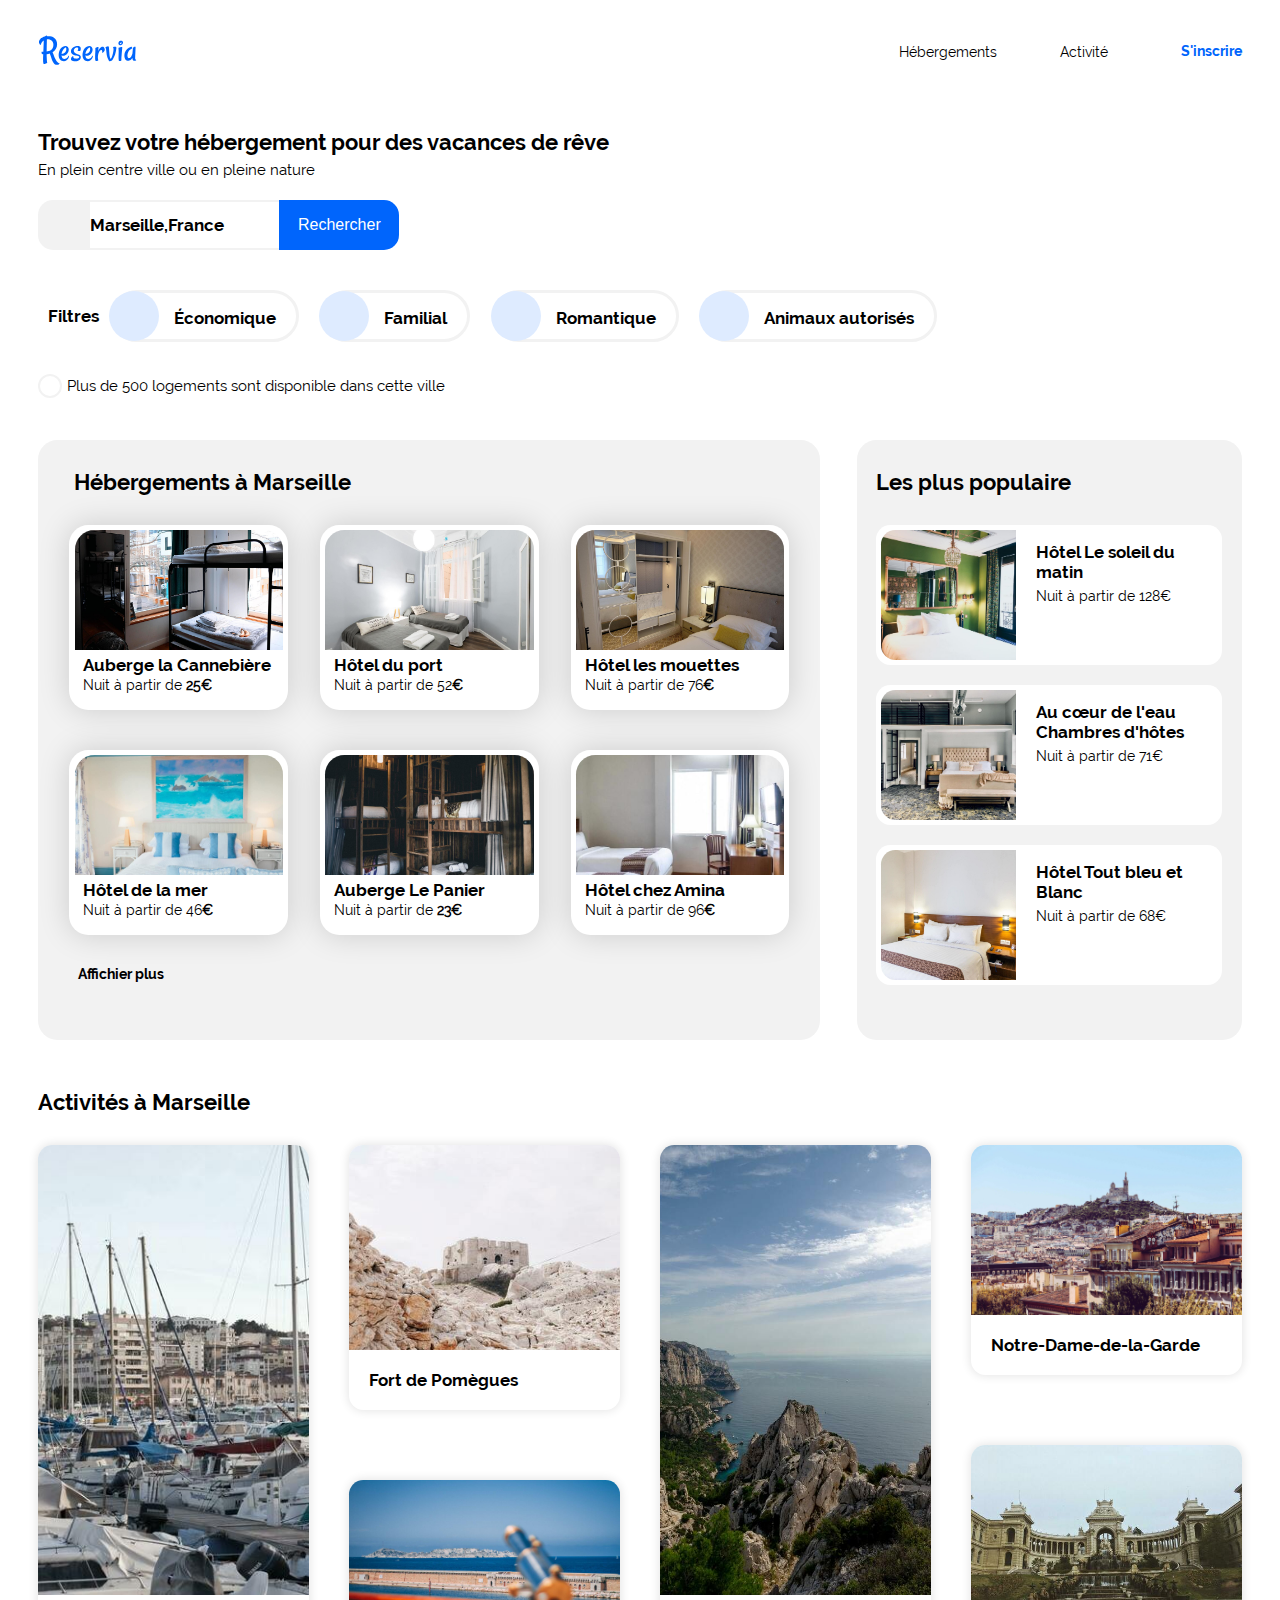
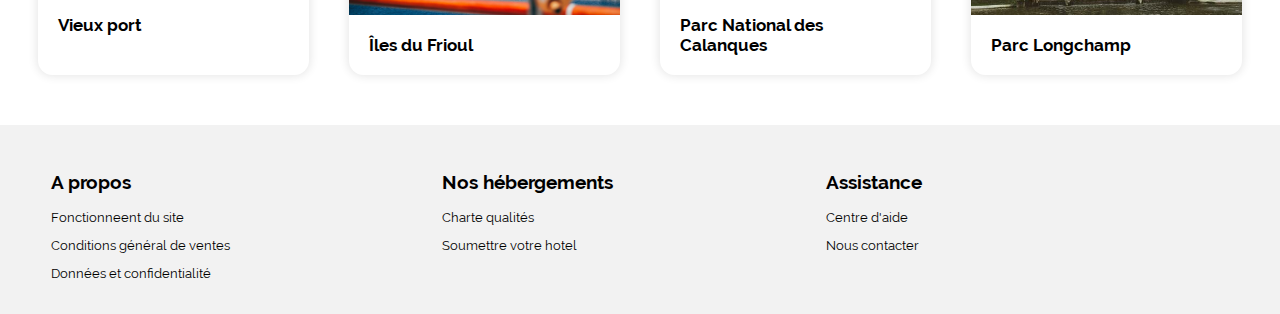
<file: index.html>
<!DOCTYPE html>
<html lang="fr">
  <head>
    <title>Projet 2-Reservia</title>
    <meta charset="utf-8" />
    <meta name="viewport" content="width=device-width, initial-scale=1.0" />
    <link rel="stylesheet" type="text/css" href="Projet2Css/Projet2.css" />
    <link
      rel="stylesheet"
      type="text/css"
      href="Projet2Css/Projet2Header.css"
    />
    <link
      rel="stylesheet"
      type="text/css"
      href="Projet2Css/Projet2Footer.css"
    />
    <link
      rel="stylesheet"
      type="text/css"
      href="Projet2Css/Projet2Activity.css"
    />
    <link rel="stylesheet" type="text/css" href="Projet2Css/Projet2Trend.css" />
    <link
      rel="stylesheet"
      type="text/css"
      href="Projet2Css/Projet2Hebergement.css"
    />
    <link
      rel="stylesheet"
      type="text/css"
      href="Projet2Css/Projet2Filtres.css"
    />
    <link
      rel="stylesheet"
      href="https://use.fontawesome.com/releases/v5.8.1/css/all.css"
      integrity="sha384-50oBUHEmvpQ+1lW4y57PTFmhCaXp0ML5d60M1M7uH2+nqUivzIebhndOJK28anvf"
      crossorigin="anonymous"
    />
  </head>
  <body>
    <main id="BlockPage">
      <!--==Header-->
      <header>
        <!--==Nav-->
        <nav>
          <img
            src="Projet2Css/Images/Logo/Reservia.svg"
            id="ReserviaLogo"
            alt="ReserviaLogo"
          />
          <div class="FlexNav">
            <a href="#" class="Inscription"> S'inscrire </a>
            <div class="FlexLink">
              <a href="#HebergementsMarseille" class="Hebergement Navi">
                Hébergements
              </a>
              <a href="#Activites" class="Activite Navi">Activité</a>
            </div>
          </div>
        </nav>
        <!--=/=Fin de la nav-->
        <h2 class="Titre">
          Trouvez votre hébergement pour des vacances de rêve<br />
          <span>En plein centre ville ou en pleine nature</span>
        </h2>
        <!--==Barre de Recherche-->
        <div class="BlockSearch">
          <div class="BlockMap">
            <i class="fas fa-map-marker-alt"></i>
          </div>
          <form class="LengthSearch">
            <label for="BarreDeRecherche"></label>
            <input id="BarreDeRecherche" placeholder="Marseille,France" />
          </form>
          <button class="BouttonDeRecherche">
            <i class="fas fa-search"></i>
            <span>Rechercher</span>
          </button>
        </div>
        <!--=/=Fin de la Barre de Recherche-->
        <!--Filtres-->
        <div class="FlexFiltres">
          <span class="TitreFiltre">Filtres</span>
          <div class="filtres">
            <div class="filtre blockMoney">
              <div class="blockIcone">
                <i class="fas fa-money-bill-wave"></i>
              </div>
              <span>Économique</span>
            </div>
            <div class="filtre blockFamily">
              <div class="blockIcone">
                <i class="fas fa-child"></i>
              </div>
              <span>Familial</span>
            </div>
            <div class="filtre blockHeart">
              <div class="blockIcone">
                <i class="fas fa-heart"></i>
              </div>
              <span>Romantique</span>
            </div>
            <div class="filtre blockDog">
              <div class="blockIcone">
                <i class="fas fa-dog"></i>
              </div>
              <span>Animaux autorisés</span>
            </div>
          </div>
        </div>
        <!--=/=Fin des Filtres-->
        <div class="NbLogements">
          <div class="info">
            <i class="fas fa-info"></i>
          </div>
          <h3>Plus de 500 logements sont disponible dans cette ville</h3>
        </div>
      </header>
      <!--=/=Fin du Header-->
      <!--==Block Hebergements et Trend-->
      <div class="BlockHebergements">
        <!--==Les plus populaire-->
        <aside class="Trend">
          <h2>Les plus populaire <i class="fas fa-chart-line"></i></h2>
          <div class="BlockTrendAll">
            <a href="#">
              <article class="TrendBlock">
                <div class="Img1Trend TrendImg"></div>
                <div class="TrendInformation">
                  <div class="InformationTrend">
                    <h3>Hôtel Le soleil du matin</h3>
                    <p>Nuit à partir de 128€</p>
                  </div>
                  <div class="FlexStars">
                    <i class="fas fa-star"></i>
                    <i class="fas fa-star"></i>
                    <i class="fas fa-star"></i>
                    <i class="fas fa-star"></i>
                    <i class="fas fa-star"></i>
                  </div>
                </div>
              </article>
            </a>
            <a href="#">
              <article class="TrendBlock">
                <div class="Img2Trend TrendImg"></div>
                <div class="TrendInformation">
                  <div class="InformationTrend">
                    <h3>Au cœur de l'eau Chambres d'hôtes</h3>
                    <p>Nuit à partir de 71€</p>
                  </div>
                  <div class="FlexStars">
                    <i class="fas fa-star"></i>
                    <i class="fas fa-star"></i>
                    <i class="fas fa-star"></i>
                    <i class="fas fa-star"></i>
                    <i class="fas fa-star StarsGray"></i>
                  </div>
                </div>
              </article>
            </a>
            <a href="#">
              <article class="TrendBlock">
                <div class="Img3Trend TrendImg"></div>
                <div class="TrendInformation">
                  <div class="InformationTrend">
                    <h3>Hôtel Tout bleu et Blanc</h3>
                    <p>Nuit à partir de 68€</p>
                  </div>
                  <div class="FlexStars">
                    <i class="fas fa-star"></i>
                    <i class="fas fa-star"></i>
                    <i class="fas fa-star"></i>
                    <i class="fas fa-star"></i>
                    <i class="fas fa-star StarsGray"></i>
                  </div>
                </div></article
            ></a>
          </div>
        </aside>
        <!--=/=Fin de la section les plus populaire-->
        <!--==Block Hébergement-->
        <section class="HebergementsMarseille" id="HebergementsMarseille">
          <h2>Hébergements à Marseille</h2>
          <div class="FlexHebergements">
            <article class="BlocImgHebergement">
              <a href="#">
                <div class="imgHomeDimension1 imgHomeDimension"></div>
                <h3>Auberge la Cannebière</h3>
                <p>Nuit à partir de <strong>25€</strong></p>
                <div class="FlexStars">
                  <i class="fas fa-star"></i>
                  <i class="fas fa-star"></i>
                  <i class="fas fa-star"></i>
                  <i class="fas fa-star"></i>
                  <i class="fas fa-star StarsGray"></i>
                </div>
              </a>
            </article>
            <article class="BlocImgHebergement">
              <a href="#">
                <div class="imgHomeDimension2 imgHomeDimension"></div>
                <h3>Hôtel du port</h3>
                <p>Nuit à partir de 52<strong>€</strong></p>
                <div class="FlexStars">
                  <i class="fas fa-star"></i>
                  <i class="fas fa-star"></i>
                  <i class="fas fa-star"></i>
                  <i class="fas fa-star"></i>
                  <i class="fas fa-star"></i>
                </div>
              </a>
            </article>
            <article class="BlocImgHebergement">
              <a href="#">
                <div class="imgHomeDimension3 imgHomeDimension"></div>
                <h3>Hôtel les mouettes</h3>
                <p>Nuit à partir de 76<strong>€</strong></p>
                <div class="FlexStars">
                  <i class="fas fa-star"></i>
                  <i class="fas fa-star"></i>
                  <i class="fas fa-star"></i>
                  <i class="fas fa-star"></i>
                  <i class="fas fa-star StarsGray"></i>
                </div>
              </a>
            </article>
            <article class="BlocImgHebergement">
              <a href="#">
                <div class="imgHomeDimension4 imgHomeDimension"></div>
                <h3>Hôtel de la mer</h3>
                <p>Nuit à partir de 46<strong>€</strong></p>
                <div class="FlexStars">
                  <i class="fas fa-star"></i>
                  <i class="fas fa-star"></i>
                  <i class="fas fa-star"></i>
                  <i class="fas fa-star StarsGray"></i>
                  <i class="fas fa-star StarsGray"></i>
                </div>
              </a>
            </article>
            <article class="BlocImgHebergement">
              <a href="#">
                <div class="imgHomeDimension5 imgHomeDimension"></div>
                <h3>Auberge Le Panier</h3>
                <p>Nuit à partir de <strong>23€</strong></p>
                <div class="FlexStars">
                  <i class="fas fa-star"></i>
                  <i class="fas fa-star"></i>
                  <i class="fas fa-star"></i>
                  <i class="fas fa-star"></i>
                  <i class="fas fa-star StarsGray"></i>
                </div>
              </a>
            </article>
            <article class="BlocImgHebergement">
              <a href="#">
                <div class="imgHomeDimension6 imgHomeDimension"></div>
                <h3>Hôtel chez Amina</h3>
                <p>Nuit à partir de 96<strong>€</strong></p>
                <div class="FlexStars">
                  <i class="fas fa-star"></i>
                  <i class="fas fa-star"></i>
                  <i class="fas fa-star"></i>
                  <i class="fas fa-star"></i>
                  <i class="fas fa-star"></i>
                </div>
              </a>
            </article>
          </div>
          <h2 class="More">Affichier plus</h2>
        </section>
      </div>
      <!--=/=Fin du Block Hébergement-->
      <!--==Block Activité-->
      <section class="BlockActivites" id="Activites">
        <h2>Activités à Marseille</h2>
        <div class="Activites">
          <article class="Block1Activity BlockActivity WidthActivity">
            <a href="#">
              <div class="Block1ActivityImg BlockActivityImg"></div>
              <h3>Vieux port</h3>
            </a>
          </article>
          <div class="DobbleBlock DobbleBlock1 WidthActivity">
            <article class="Block2Activity BlockActivity DoubleWidthActivity">
              <a href="#">
                <div class="Block2ActivityImg BlockActivityImg"></div>
                <h3>Fort de Pomègues</h3>
              </a>
            </article>
            <article class="Block3Activity BlockActivity DoubleWidthActivity">
              <a href="#">
                <div class="Block3ActivityImg BlockActivityImg"></div>
                <h3>Îles du Frioul</h3>
              </a>
            </article>
          </div>
          <article class="Block4Activity BlockActivity WidthActivity">
            <a href="#">
              <div class="Block4ActivityImg BlockActivityImg"></div>
              <h3>Parc National des Calanques</h3>
            </a>
          </article>
          <div class="DobbleBlock DobbleBlock2 WidthActivity">
            <article class="Block5Activity BlockActivity DoubleWidthActivity">
              <a href="#">
                <div class="Block5ActivityImg BlockActivityImg"></div>
                <h3>Notre-Dame-de-la-Garde</h3>
              </a>
            </article>
            <article class="Block6Activity BlockActivity DoubleWidthActivity">
              <a href="#">
                <div class="Block6ActivityImg BlockActivityImg"></div>
                <h3>Parc Longchamp</h3>
              </a>
            </article>
          </div>
        </div>
      </section>
      <!--=/= Fin du Block Activité-->
    </main>
    <!--== Footer-->
    <footer>
      <div class="FooterBlock">
        <section>
          <h2>A propos</h2>
          <p>Fonctionneent du site</p>
          <p>Conditions général de ventes</p>
          <p>Données et confidentialité</p>
        </section>
        <section>
          <h2>Nos hébergements</h2>
          <p>Charte qualités</p>
          <p>Soumettre votre hotel</p>
        </section>
        <section>
          <h2>Assistance</h2>
          <p>Centre d'aide</p>
          <p>Nous contacter</p>
        </section>
      </div>
    </footer>
    <!--=/= Fin du Footer-->
  </body>
</html>
</file>
<file: Projet2Css/Projet2.css>
@font-face {
  font-family: Raleway;
  src: url("police/Raleway-Regular.ttf") format("truetype");
}
@font-face {
  font-family: Raleway_Bold;
  src: url("police/Raleway-Bold.ttf") format("truetype");
}
body {
  font-size: 0.9em;
  max-width: 2000px;
  font-family: Raleway_Bold;
  margin: auto;
}
#BlockPage {
  margin: auto;
  display: flex;
  flex-direction: column;
  max-width: 1900px;
}
a {
  text-decoration: none;
  color: black;
  display: block;
}
p {
  font-family: Raleway;
}
.fa-star {
  color: #0065fc;
  font-size: 0.8em;
}
.StarsGray {
  color: #f2f2f2;
}
@media screen and (min-width: 1001px) {
  #BlockPage {
    width: 94%;
  }
}
</file>
<file: Projet2Css/Projet2Header.css>
/*==Logo*/
#ReserviaLogo {
  width: 100px;
  margin-left: 5%;
  position: relative;
  top: 30px;
}
/*==Titre*/
.Titre {
  width: 90%;
  margin: auto;
  margin-bottom: 20px;
}
.Titre span {
  font-size: 0.7em;
  font-family: Raleway;
  font-weight: 500;
}
/*==Navigation*/
nav {
  display: flex;
  flex-direction: column;
  justify-content: space-between;
  margin-bottom: 30px;
}
.Navi {
  width: 50%;
  border-top: 3px solid white;
  border-bottom: 3px solid #f2f2f2;
  padding-bottom: 10px;
  margin: auto;
  font-family: Raleway;
  text-align: center;
  padding-left: 0%;
}
.Navi:hover {
  color: #0065fc;
  border-bottom: 3px solid #0065fc;
}
.Inscription {
  margin: auto;
  margin-right: 5%;
  display: flex;
  justify-content: flex-end;
  align-items: center;
  margin-bottom: 60px;
  color: #0065fc;
}
.FlexLink {
  display: flex;
  justify-content: space-around;
  margin-top: 30px;
}
/*==Recherche*/
.BlockSearch {
  height: 50px;
  width: 90%;
  margin: auto;
  display: flex;
  align-content: center;
  justify-content: center;
}
.BlockMap {
  border-top-left-radius: 15px;
  border-bottom-left-radius: 15px;
  min-width: 50px;
  display: flex;
  align-items: center;
  background-color: #f2f2f2;
  justify-content: center;
  font-size: 1.2em;
  cursor: pointer;
}
.LengthSearch {
  width: 100%;
  border: 2px solid #f2f2f2;
  border-right: 0px;
}
#BarreDeRecherche {
  width: 90%;
  height: 46px;
  padding: 0;
  font-size: 1.2em;
  border: none;
}
.BouttonDeRecherche {
  position: relative;
  right: 12px;
  min-width: 50px;
  background-color: #0065fc;
  color: white;
  border: none;
  padding: 0;
  display: flex;
  border-radius: 15px;
  align-items: center;
  justify-content: center;
}
.BouttonDeRecherche span {
  display: none;
}
button:focus {
  outline: 0;
  cursor: pointer;
}
::placeholder {
  font-family: Raleway_bold;
}
#BarreDeRecherche::placeholder {
  color: black;
}
#BarreDeRecherche:focus {
  outline: none;
}
/*==Info*/
.info {
  min-height: 20px;
  min-width: 20px;
  margin-right: 5px;
  margin-top: 0px;
  color: #0065fc;
  display: flex;
  font-size: 0.9em;
  justify-content: center;
  align-items: center;
  border-radius: 100%;
  border: 2px solid #f2f2f2;
}
.NbLogements {
  width: 90%;
  margin: auto;
  display: flex;
  align-items: center;
  margin-bottom: 30px;
}
.NbLogements h3 {
  font-family: Raleway;
  font-size: 1.05em;
  font-weight: 500;
}
/*==TabletteHeader*/
@media screen and (min-width: 501px) {
  .Titre {
    text-align: center;
  }
  i.fa-search {
    display: none;
  }
  .BouttonDeRecherche {
    min-width: 120px;
  }
  .BouttonDeRecherche span {
    display: block;
    font-size: 1.2em;
  }
}
/*==PcHeader*/
@media screen and (min-width: 1001px) {
  #ReserviaLogo {
    margin: 0;
    position: relative;
    top: 0;
  }
  .NbLogements {
    width: 100%;
  }
  .Titre {
    width: 100%;
  }
  .Titre {
    text-align: start;
  }
  .Inscription {
    width: auto;
    margin: 0;
  }
  nav {
    flex-direction: row;
    align-items: center;
    margin-bottom: 30px;
  }
  .FlexNav {
    width: 30%;
    display: flex;
    justify-content: space-between;
    flex-direction: row-reverse;
  }
  .FlexLink {
    width: 75%;
    margin-top: auto;
    padding-bottom: 0;
    justify-content: space-between;
  }
  .Navi:hover {
    border-bottom: 0;
    border-top: 3px solid #0065fc;
  }
  .Navi {
    border-bottom: 0;
    border-top: 3px solid white;
    padding-bottom: 40px;
    padding-top: 40px;
  }
  .BlockSearch {
    width: 30%;
    margin: 0;
  }
  .BouttonDeRecherche {
    right: 0px;
    border-bottom-left-radius: 0;
    border-top-left-radius: 0;
  }
}
</file>
<file: Projet2Css/Projet2Footer.css>
footer {
  font-size: 0.9em;
  display: flex;
  flex-wrap: wrap;
  margin-top: 50px;
  padding-top: 30px;
  padding-bottom: 30px;
  background-color: #f2f2f2;
}
.FooterBlock {
  width: 90%;
  margin: auto;
  display: flex;
  flex-wrap: wrap;
  flex-direction: column;
}
@media screen and (min-width: 501px) {
  footer {
    margin-top: 50px;
    padding-bottom: 20px;
    background-color: #f2f2f2;
  }
  .FooterBlock {
    display: flex;
    flex-direction: row;
    justify-content: space-between;
    width: 90%;
  }
}
@media screen and (min-width: 1001px) {
  .FooterBlock {
    width: 68%;
    margin-right: 28%;
  }
}
</file>
<file: Projet2Css/Projet2Activity.css>
.BlockActivites {
  display: flex;
  flex-direction: column;
  justify-content: center;
}
.BlockActivites h2 {
  margin: auto;
  width: 90%;
  margin-bottom: 30px;
}
.BlockActivites h3 {
  padding-left: 20px;
  padding-bottom: 10px;
}
.BlockActivity {
  width: 90%;
  margin: 0px auto 20px auto;
  border-radius: 1em;
  box-shadow: 0px 0px 10px 1px rgba(0, 0, 0, 0.105);
}
.Block1ActivityImg {
  background: url(Images/Activité/4_small/reno-laithienne-QUgJhdY5Fyk-unsplash.jpg)
    50% 20%;
}
.Block2ActivityImg {
  background: url(Images/Activité/4_small/paul-hermann-QFTrLdQIRhI-unsplash.jpg)
    0% 45%;
}
.Block3ActivityImg {
  background: url(Images/Activité/3_medium/kevin-hikari-rV_Qd1l-VXg-unsplash.jpg)
    0% 20%;
}
.Block4ActivityImg {
  background: url(Images/Activité/3_medium/kilyan-sockalingum-NR8-cBCN3aI-unsplash.jpg)
    50% 50%;
}
.Block5ActivityImg {
  background: url(Images/Activité/2_large/florian-wehde-xW9e8gdotxI-unsplash.jpg)
    50% 00%;
}
.Block6ActivityImg {
  background: url(Images/Activité/4_small/lena-paulin-wH2-EJoDcV0-unsplash.jpg)
    50% 20%;
}
.BlockActivityImg {
  height: 120px;
  background-size: cover;
  border-top-left-radius: 1em;
  border-top-right-radius: 1em;
  background-repeat: no-repeat;
  background-size: cover;
}
@media screen and (min-width: 501px) {
  .Activites {
    display: flex;
    flex-wrap: wrap;
    align-content: space-between;
    justify-content: space-around;
  }
  .WidthActivity {
    width: 40%;
    margin: 0;
  }
  .Block1Activity {
    margin-bottom: 50px;
  }
  .Activites h3 {
    padding: 20px;
    margin: 0px;
  }
  .DobbleBlock {
    display: flex;
    flex-direction: column;
    justify-content: space-between;
  }
  .DobbleBlock1 {
    margin-bottom: 50px;
  }
  .DoubleWidthActivity {
    width: 100%;
    margin-bottom: 0;
  }
  .Block1ActivityImg {
    height: 300px;
  }
  .Block2ActivityImg {
    height: 120px;
  }
  .Block3ActivityImg {
    height: 80px;
  }
  .Block4ActivityImg {
    height: 300px;
  }
  .Block5ActivityImg {
    height: 100px;
  }
  .Block6ActivityImg {
    height: 100px;
  }
}
@media screen and (min-width: 1001px) {
  .Activites {
    justify-content: space-between;
  }
  .BlockActivites h2 {
    width: 100%;
  }
  .WidthActivity {
    width: 22.5%;
    margin-bottom: 0;
  }
  .Block1ActivityImg {
    height: 450px;
  }
  .Block2ActivityImg {
    height: 205px;
  }
  .Block3ActivityImg {
    height: 135px;
  }
  .Block4ActivityImg {
    height: 450px;
  }
  .Block5ActivityImg {
    height: 170px;
  }
  .Block6ActivityImg {
    height: 170px;
  }
}
</file>
<file: Projet2Css/Projet2Trend.css>
.Trend {
  background-color: #f2f2f2;
}
.FlexStars {
  font-size: 1em;
  display: flex;
}
.Trend .FlexStars {
  margin-bottom: 10px;
}
.TrendInformation {
  width: 55%;
  display: flex;
  flex-direction: column;
  justify-content: space-between;
}
.InformationTrend h3 {
  margin-bottom: 0px;
  margin-right: 10px;
}
.InformationTrend p {
  margin-top: 5px;
  margin-bottom: 0;
}
.Trend h2 {
  padding-top: 30px;
  width: 90%;
  margin: auto;
  margin-bottom: 20px;
  display: flex;
  justify-content: space-between;
}
.TrendBlock {
  background-color: white;
  width: 90%;
  display: flex;
  flex-direction: row;
  margin: auto;
  margin-bottom: 20px;
  border-radius: 1em;
}
.BlockTrendAll {
  padding-bottom: 20px;
}
.Img1Trend {
  background: url(Images/Hébergement/3_medium/emile-guillemot-Bj_rcSC5XfE-unsplash.jpg)
    center;
}
.Img2Trend {
  background: url(Images/Hébergement/3_medium/aw-creative-VGs8z60yT2c-unsplash.jpg)
    center;
}
.Img3Trend {
  background: url(Images/Hébergement/3_medium/febrian-zakaria-sjvU0THccQA-unsplash.jpg)
    center;
}
.TrendImg {
  background-size: cover;
  background-repeat: no-repeat;
  border-top-left-radius: 1em;
  border-bottom-left-radius: 1em;
  width: 40%;
  height: 130px;
  margin: 5px;
  margin-right: 20px;
}
@media screen and (min-width: 501px) {
  .Trend h2 {
    margin-bottom: 30px;
  }
  .BlockTrendAll {
    margin: auto;
  }
}
@media screen and (min-width: 1001px) {
  .Trend {
    height: 100%;
    float: right;
    width: 32%;
    border-radius: 1.35em;
  }
}
</file>
<file: Projet2Css/Projet2Hebergement.css>
.HebergementsMarseille {
  margin: 50px auto 50px auto;
}
.HebergementsMarseille h2 {
  width: 90%;
  margin: auto;
}
.HebergementsMarseille h3 {
  margin: 5px auto 0px 10px;
}
.HebergementsMarseille p {
  margin: 1px auto 3px 10px;
  font-size: 1em;
}
.HebergementsMarseille .FlexStars {
  margin: 0px auto 10px 10px;
}
.HebergementsMarseille .More {
  font-size: 1em;
  margin-left: 5%;
}
.BlocImgHebergement {
  width: 90%;
  margin: 30px auto 30px auto;
  background-color: white;
  border-radius: 1.35em;
  padding: 4px;
  box-shadow: 0px 0px 30px 1px rgba(0, 0, 0, 0.15);
}
.imgHomeDimension1 {
  background: url(Images/Hébergement/3_medium/marcus-loke-WQJvWU_HZFo-unsplash.jpg)
    center;
}
.imgHomeDimension2 {
  background: url(Images/Hébergement/3_medium/fred-kleber-gTbaxaVLvsg-unsplash.jpg)
    center;
}
.imgHomeDimension3 {
  background: url(Images/Hébergement/3_medium/reisetopia-B8WIgxA_PFU-unsplash.jpg)
    center;
}
.imgHomeDimension4 {
  background: url(Images/Hébergement/3_medium/annie-spratt-Eg1qcIitAuA-unsplash.jpg)
    center;
}
.imgHomeDimension5 {
  background: url(Images/Hébergement/3_medium/nicate-lee-kT-ZyaiwBe0-unsplash.jpg)
    center;
}
.imgHomeDimension6 {
  background: url(Images/Hébergement/4_small/febrian-zakaria-M6S1WvfW68A-unsplash.jpg)
    50% 50%;
}
.imgHomeDimension {
  height: 120px;
  background-size: cover;
  background-repeat: no-repeat;
  border-top-left-radius: 1.35em;
  border-top-right-radius: 1.35em;
}
@media screen and (min-width: 501px) {
  .FlexHebergements {
    border: 0px solid black;
    margin: auto 15px auto 15px;
    display: flex;
    flex-direction: row;
    justify-content: space-around;
    flex-wrap: wrap;
  }
  .BlocImgHebergement {
    flex-basis: 40%;
    margin-bottom: 10px;
    border-radius: 1.35em;
    box-shadow: 0px 0px 30px 1px rgba(0, 0, 0, 0.15);
  }
  .imgHomeDimension {
    width: 99%;
    margin: 0.5%;
  }
}
@media (min-width: 1001px) {
  .BlockHebergements {
    height: 600px;
    margin-bottom: 50px;
  }
  .HebergementsMarseille {
    background-color: #f2f2f2;
    width: 65%;
    height: 100%;
    float: left;
    margin: 0 auto 0 auto;
    border-radius: 1.35em;
  }
  .HebergementsMarseille h2 {
    width: 91%;
    margin: 30px auto 0px auto;
  }
  .BlocImgHebergement {
    flex-basis: 28%;
  }
  .HebergementsMarseille .More {
    width: 92%;
    margin-top: 20px;
  }
}
</file>
<file: Projet2Css/Projet2Filtres.css>
.FlexFiltres {
  font-size: 1.2em;
  width: 90%;
  margin: 20px auto auto auto;
  display: flex;
  flex-direction: column;
}
.filtres {
  display: flex;
  flex-wrap: wrap;
  justify-content: space-between;
  margin-top: 15px;
  margin-bottom: 15px;
}
.filtre {
  height: 46px;
  border: 3px solid #f2f2f2;
  padding-right: 20px;
  display: flex;
  margin-bottom: 5px;
  margin-top: 5px;
  flex-direction: row;
  flex-wrap: wrap;
  align-items: center;
  border-radius: 2em;
}
.filtre:hover {
  cursor: pointer;
  color: white;
  background-color: #0065fc;
  border: 3px solid #deebff;
  transition: 0.5s ease-in-out;
}
.blockIcone {
  background-color: #deebff;
  background-size: auto;
  border-radius: 100%;
  width: 50px;
  height: 50px;
  margin: 0;
  margin-right: 10px;
  position: relative;
  right: 5px;
  bottom: 2px;
  display: flex;
  justify-content: center;
  align-items: center;
}
.fa-money-bill-wave,
.fa-child,
.fa-heart,
.fa-dog {
  font-size: 1.2em;
  color: #0065fc;
}
@media screen and (min-width: 501px) {
  .filtres {
    width: 100%;
    justify-content: space-around;
  }
}
@media screen and (min-width: 1001px) {
  .FlexFiltres {
    width: 900px;
    margin-left: 10px;
    margin-right: auto;
    flex-direction: row;
  }
  .TitreFiltre {
    display: flex;
    align-items: center;
  }
}
</file>
